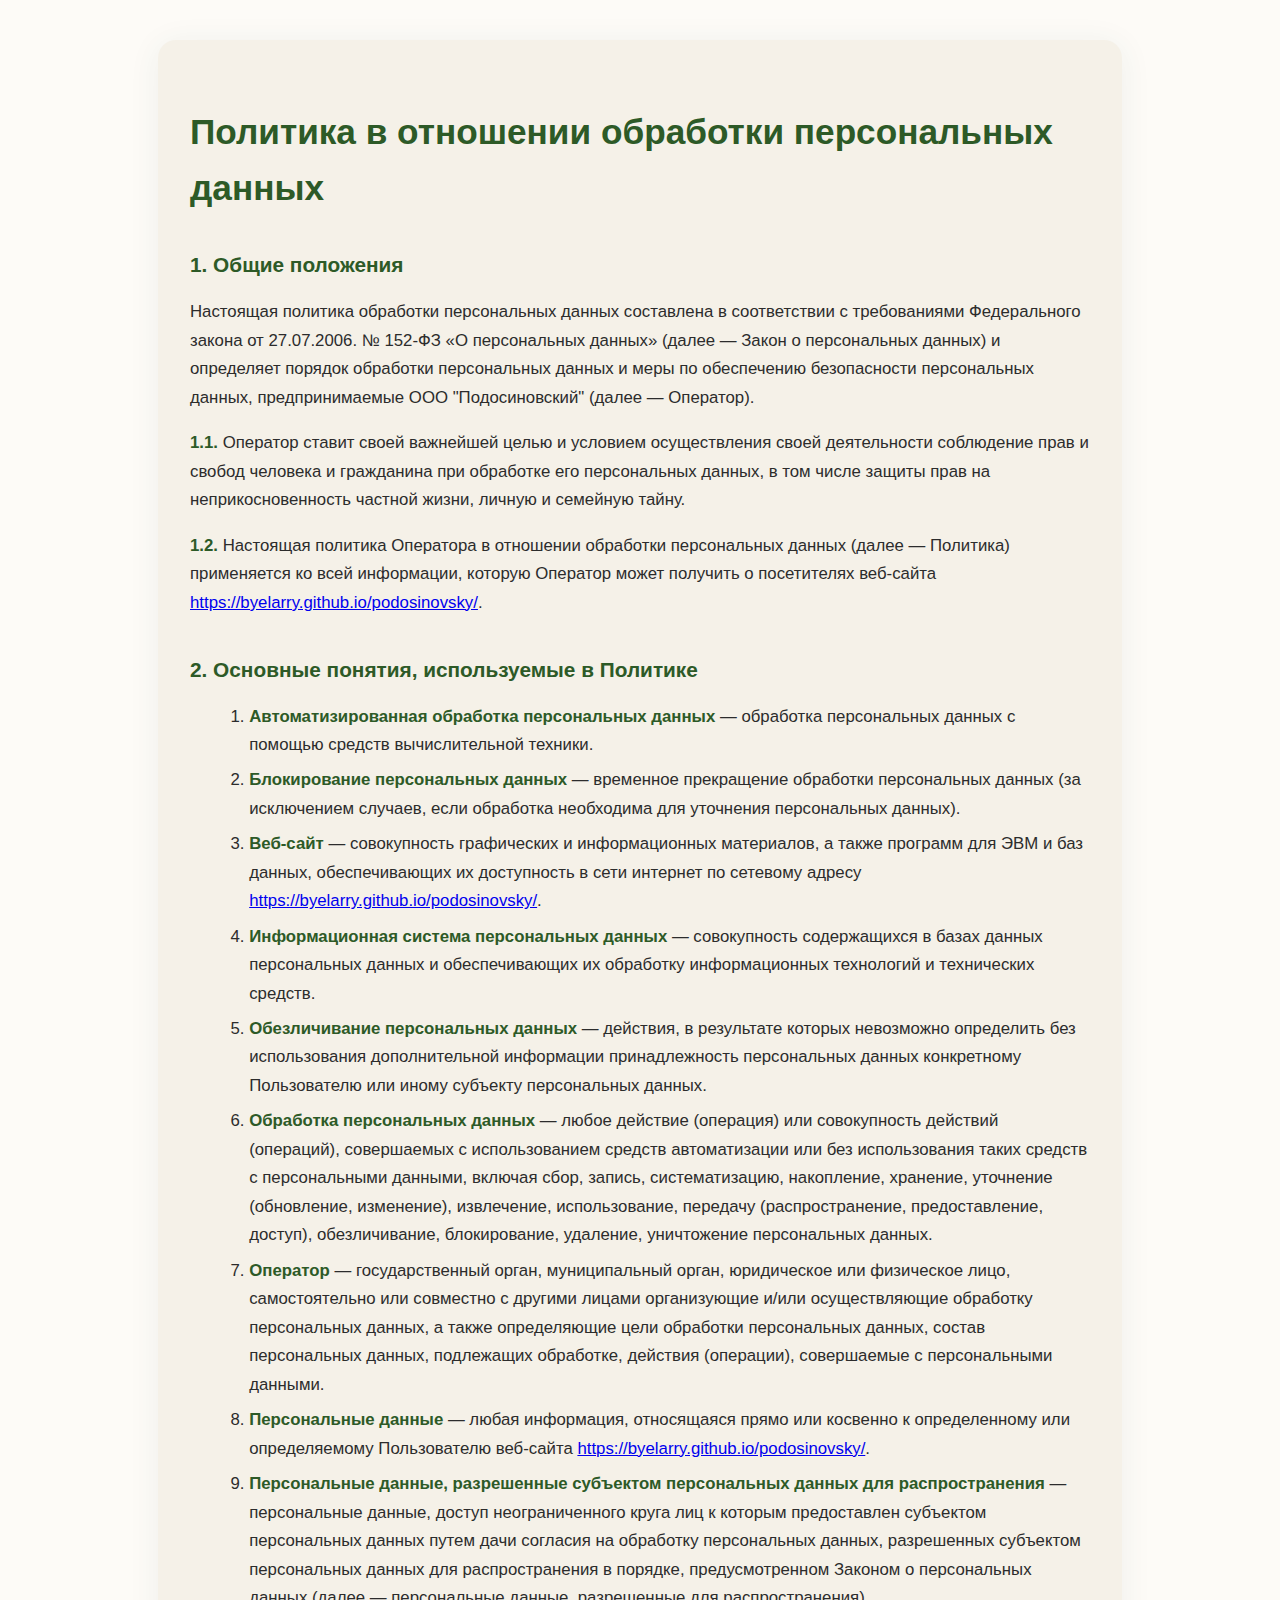
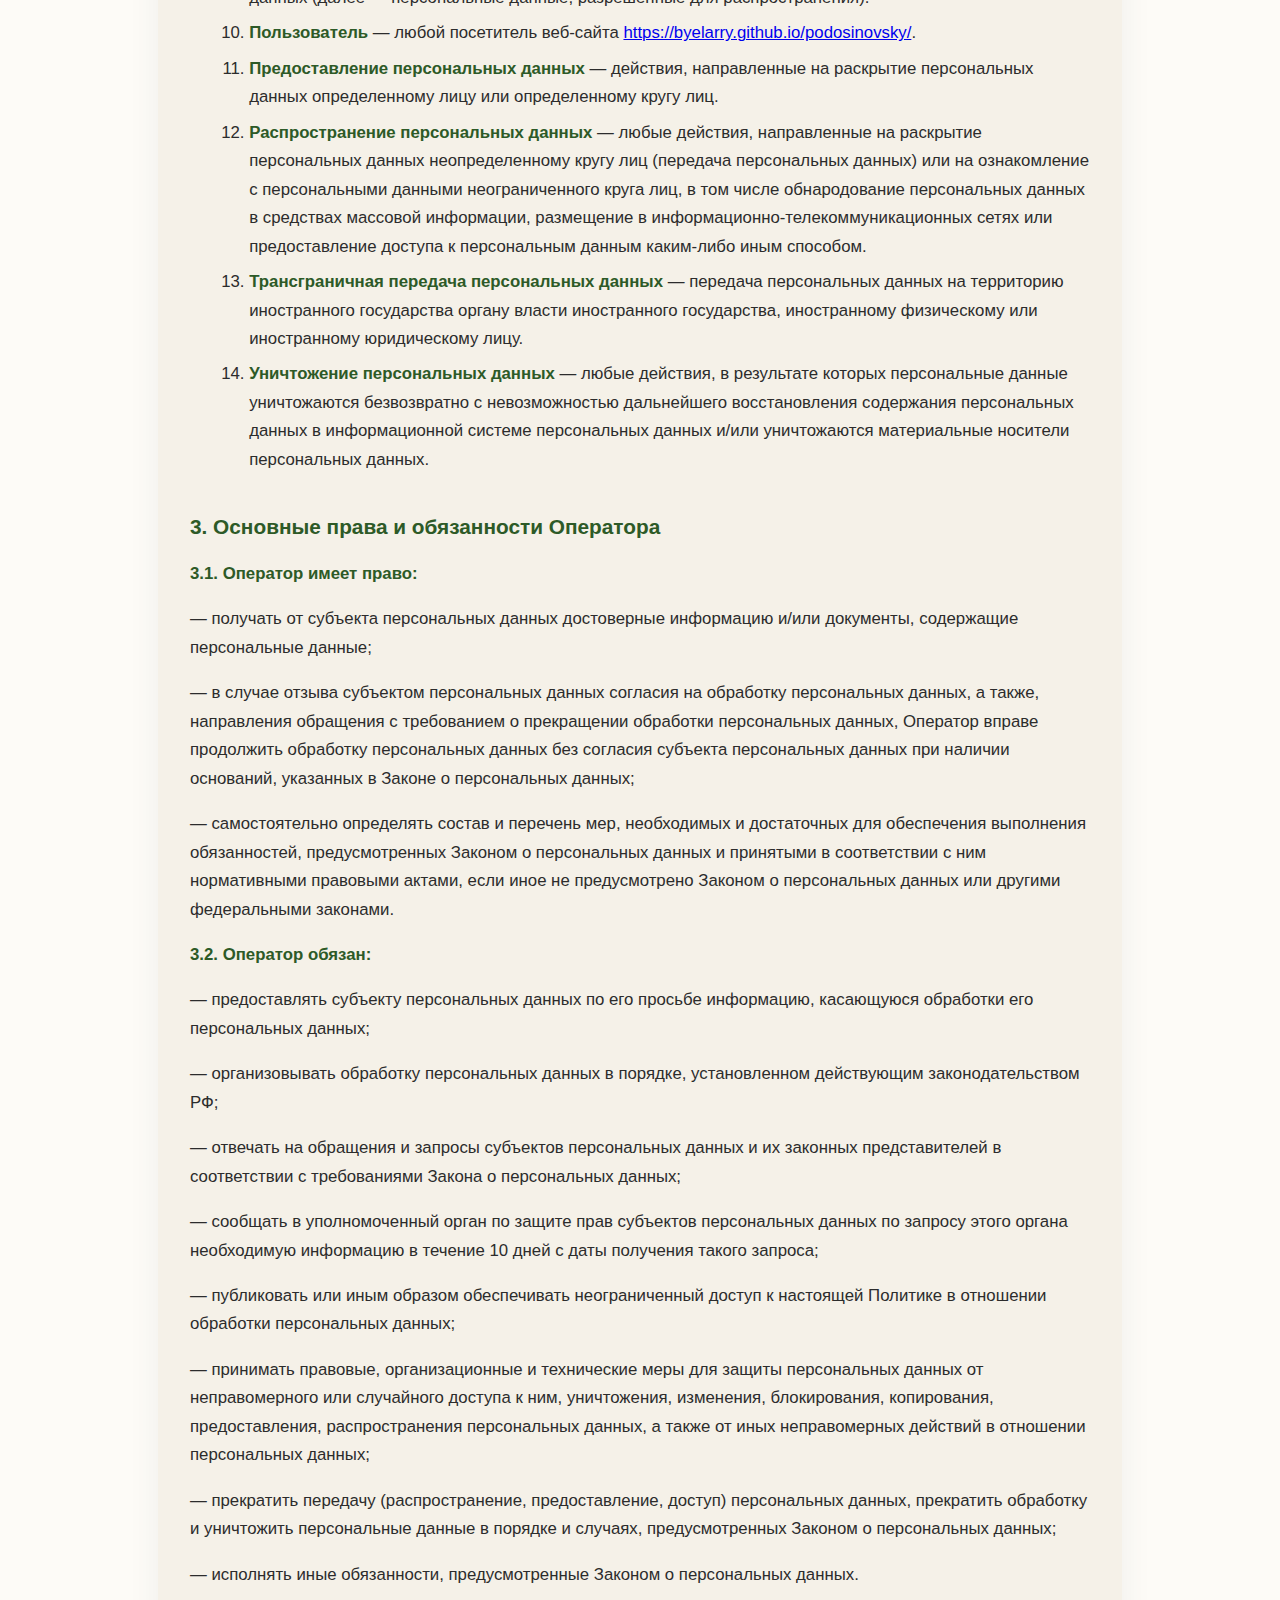
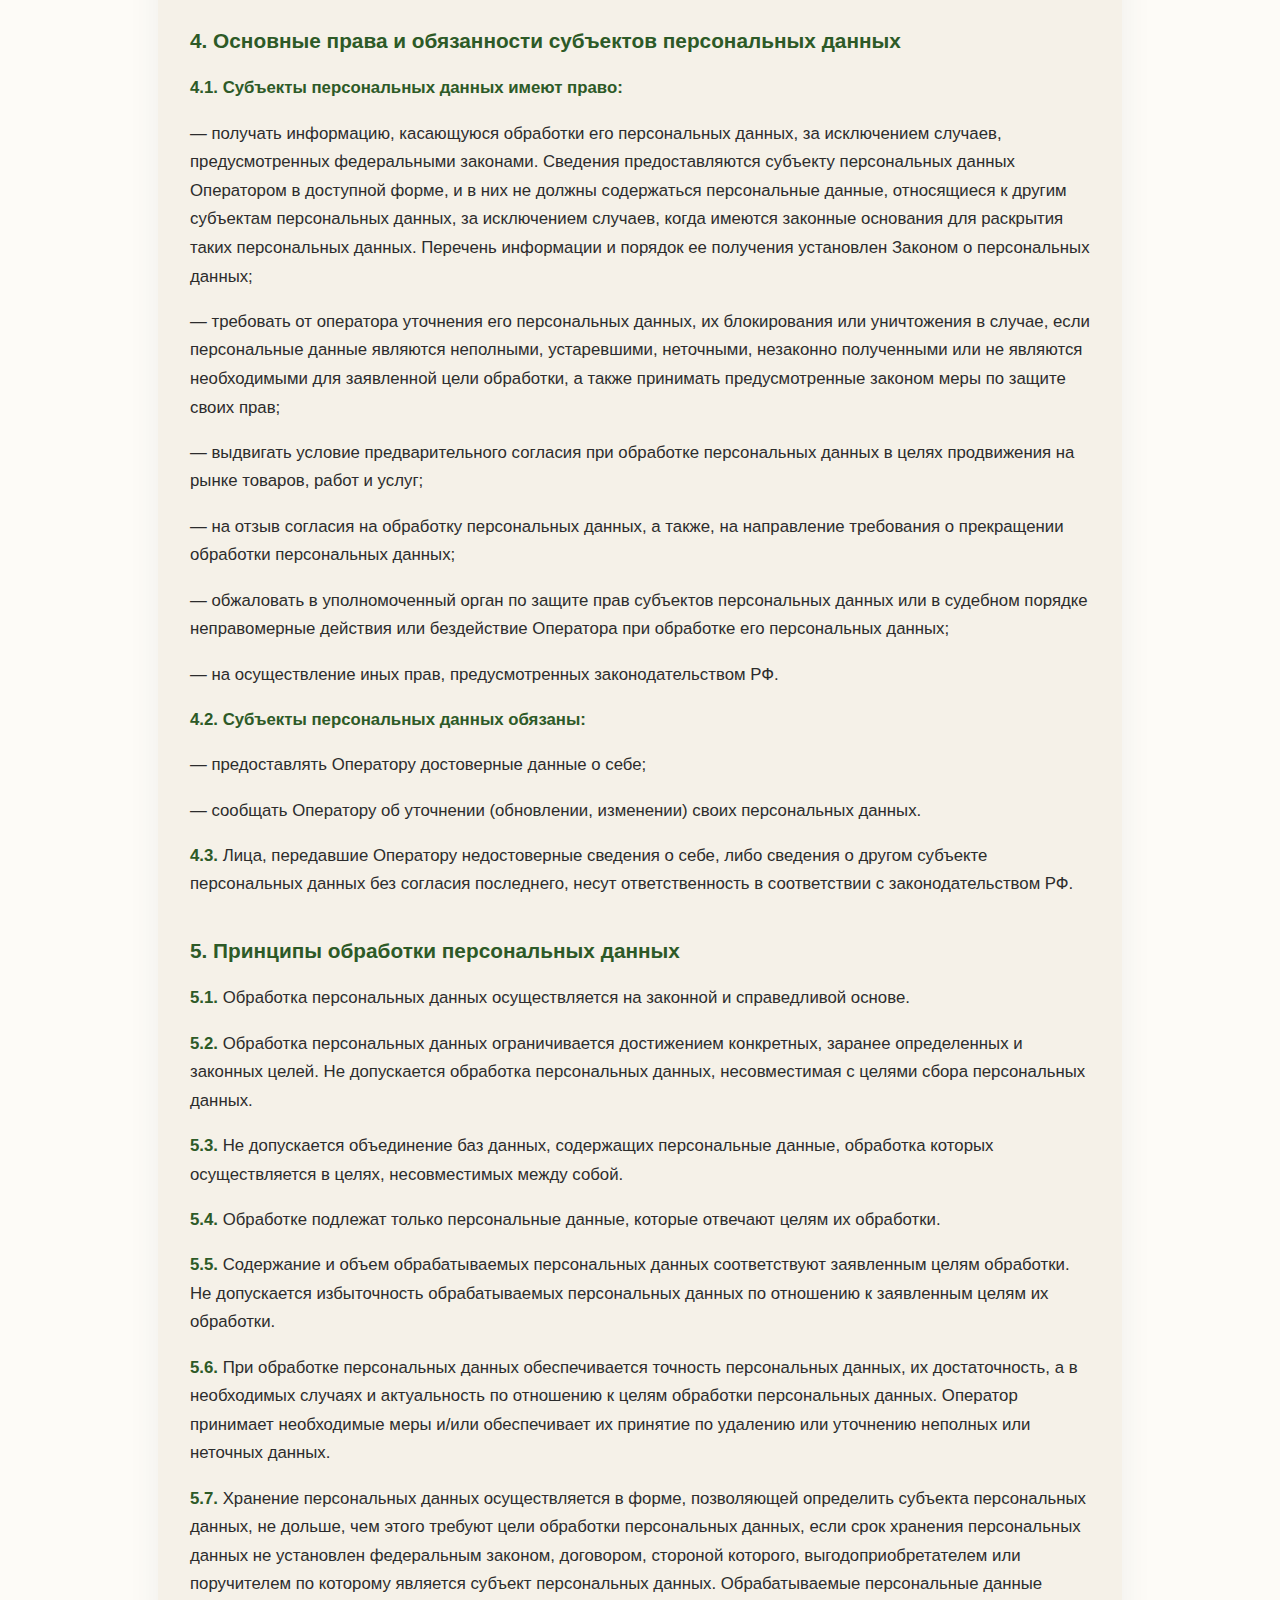
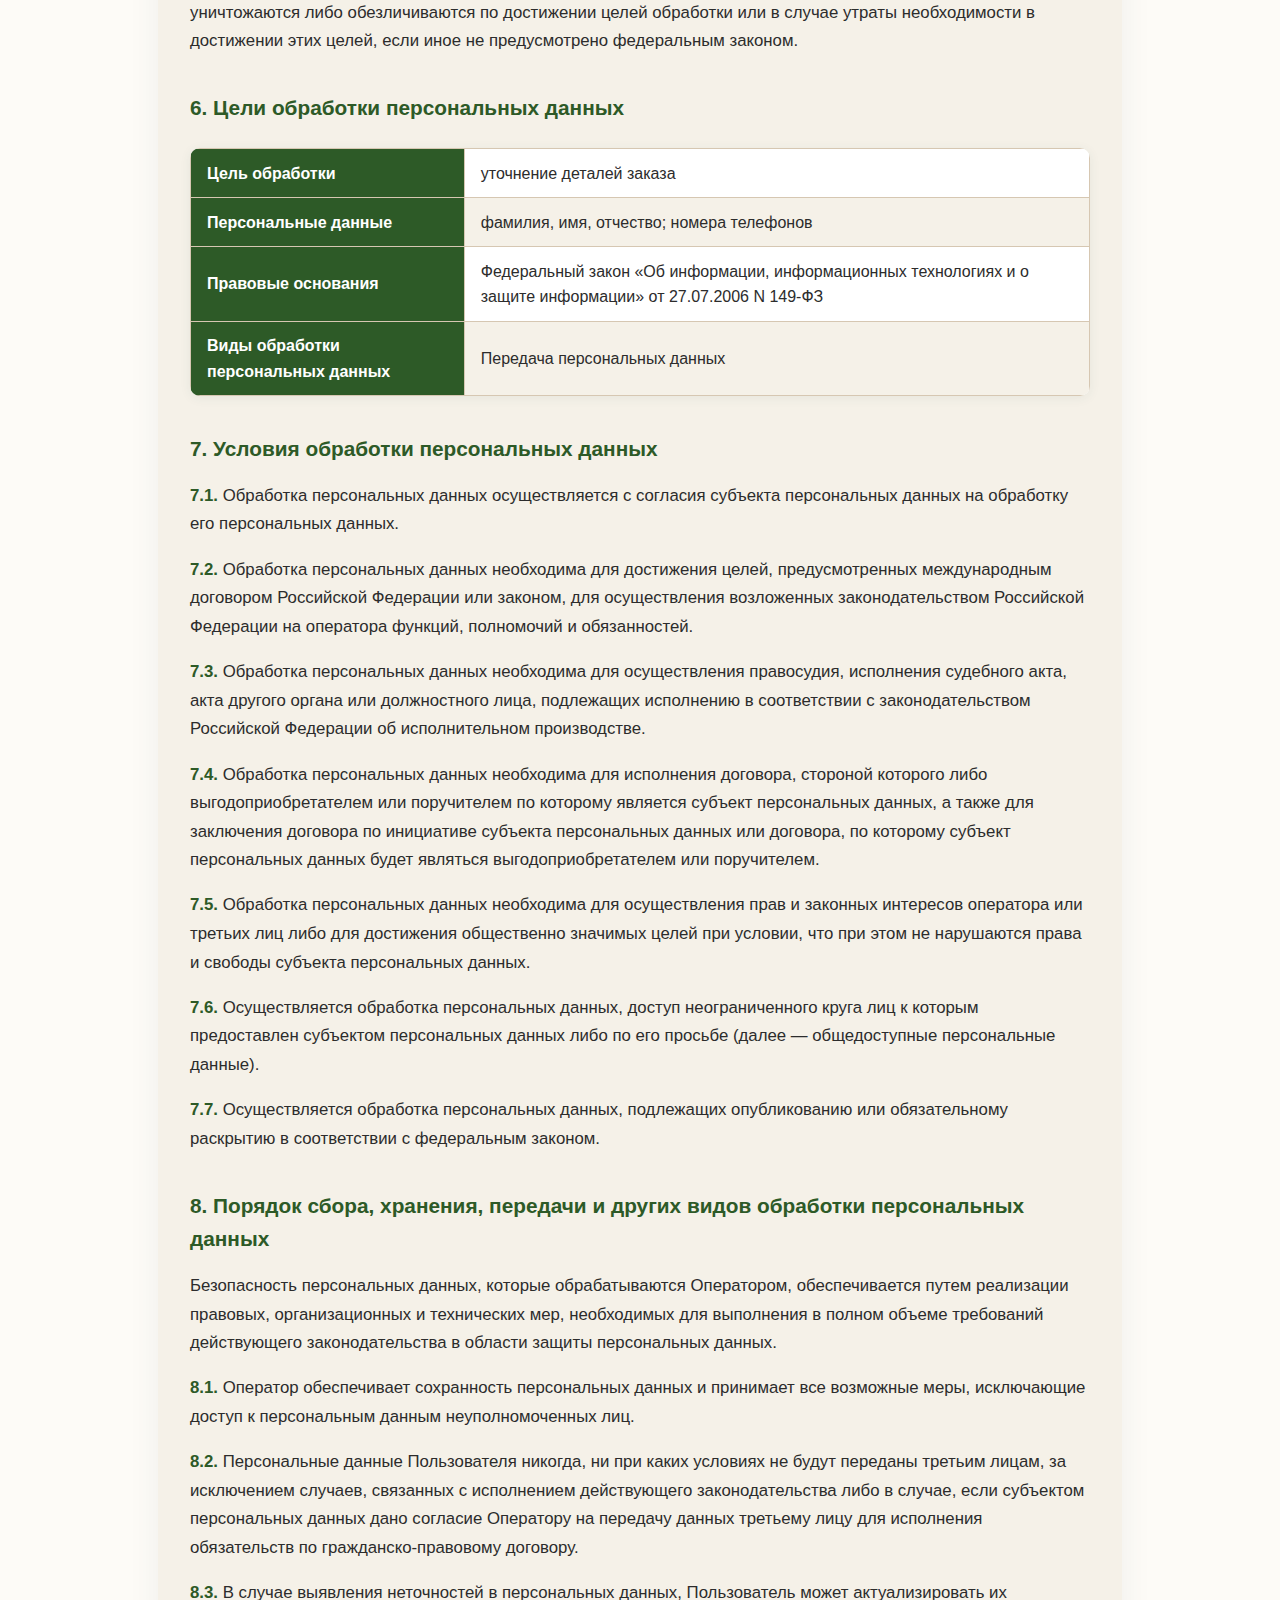
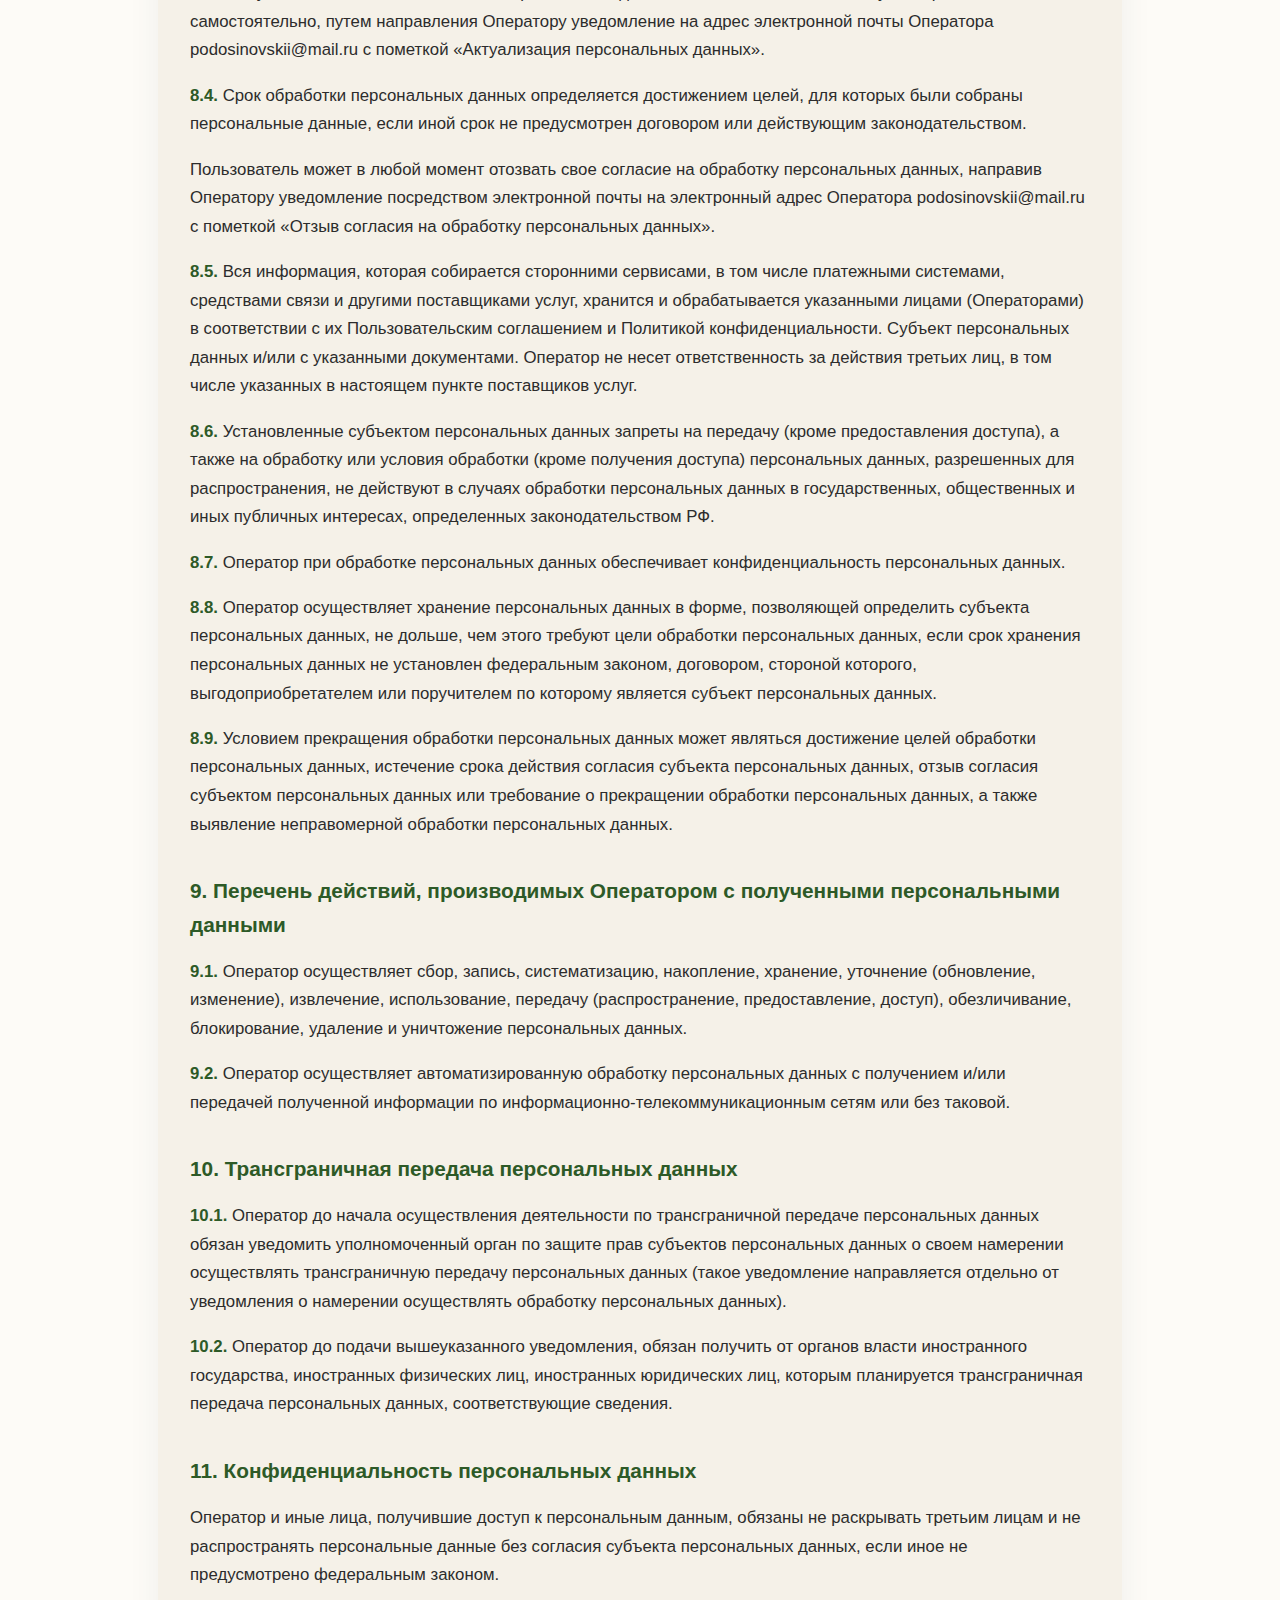
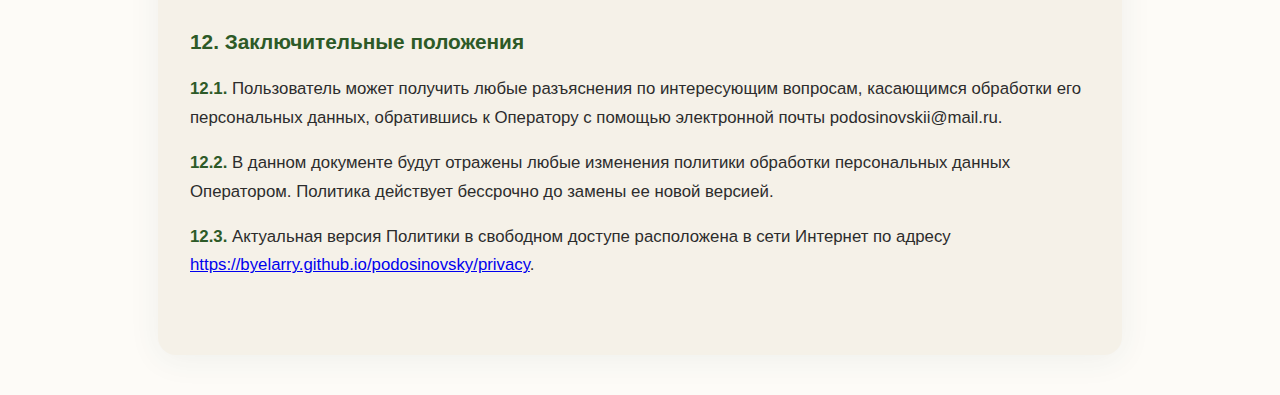
<file: privacy.html>
<!DOCTYPE html>
<html lang="ru">

<head>
    <meta charset="UTF-8">
    <meta name="viewport" content="width=device-width, initial-scale=1.0">
    <title>Политика конфиденциальности</title>
    <link rel="stylesheet" href="css/style.css">
    <link rel="icon" type="image/svg+xml" href="assets/icons/trees.svg">
    <link href="https://fonts.googleapis.com/css2?family=Montserrat:wght@400;600;800&display=swap" rel="stylesheet">
    <style>
        .privacy-container {
            max-width: 900px;
            margin: 40px auto 40px auto;
            background: var(--secondary-bg-color, #f5f1e8);
            border-radius: 18px;
            box-shadow: 0 4px 32px 0 rgba(44, 92, 80, 0.07);
            padding: 2.5rem 2rem;
        }

        .privacy-container h1 {
            font-size: 2.2rem;
            color: var(--primary-color, #2d5a27);
            margin-bottom: 1.5rem;
        }

        .privacy-container h2 {
            font-size: 1.3rem;
            color: var(--primary-color, #2d5a27);
            margin-top: 2rem;
            margin-bottom: 0.7rem;
        }

        .privacy-container p,
        .privacy-container ul,
        .privacy-container ol {
            font-size: 1.05rem;
            color: var(--text-secondary-color, #2c2c2c);
            line-height: 1.7;
        }

        .privacy-container ul,
        .privacy-container ol {
            margin-left: 1.2rem;
            margin-bottom: 1rem;
        }

        .privacy-container li {
            margin-bottom: 0.4em;
        }

        .privacy-container b,
        .privacy-container strong {
            color: var(--primary-color, #2d5a27);
        }

        .privacy-container .section {
            margin-bottom: 2.2rem;
        }

        .privacy-container .subsection {
            margin-bottom: 1.2rem;
        }

        .privacy-table {
            width: 100%;
            border-collapse: collapse;
            margin: 1.5rem 0;
            background: #fff;
            border-radius: 10px;
            overflow: hidden;
            box-shadow: 0 2px 12px 0 rgba(44, 92, 80, 0.07);
        }

        .privacy-table th,
        .privacy-table td {
            border: 1px solid #d6c7b2;
            padding: 0.7em 1em;
            text-align: left;
        }

        .privacy-table th {
            background: var(--primary-color, #2d5a27);
            color: #fff;
            font-weight: 600;
        }

        .privacy-table tr:nth-child(even) td {
            background: #f5f1e8;
        }

        @media (max-width: 700px) {
            .privacy-container {
                padding: 1.2rem 0.5rem;
            }

            .privacy-table th,
            .privacy-table td {
                padding: 0.5em 0.5em;
                font-size: 0.98em;
            }
        }
    </style>
</head>

<body>
    <div class="privacy-container">
        <h1>Политика в отношении обработки персональных данных</h1>
        <div class="section">
            <h2>1. Общие положения</h2>
            <p>Настоящая политика обработки персональных данных составлена в соответствии с требованиями Федерального
                закона от 27.07.2006. № 152-ФЗ «О персональных данных» (далее — Закон о персональных данных) и
                определяет порядок обработки персональных данных и меры по обеспечению безопасности персональных данных,
                предпринимаемые ООО "Подосиновский" (далее — Оператор).</p>
            <p><b>1.1.</b> Оператор ставит своей важнейшей целью и условием осуществления своей деятельности соблюдение
                прав и свобод человека и гражданина при обработке его персональных данных, в том числе защиты прав на
                неприкосновенность частной жизни, личную и семейную тайну.</p>
            <p><b>1.2.</b> Настоящая политика Оператора в отношении обработки персональных данных (далее — Политика)
                применяется ко всей информации, которую Оператор может получить о посетителях веб-сайта <a
                    href="https://byelarry.github.io/podosinovsky/">https://byelarry.github.io/podosinovsky/</a>.</p>
        </div>
        <div class="section">
            <h2>2. Основные понятия, используемые в Политике</h2>
            <ol>
                <li><b>Автоматизированная обработка персональных данных</b> — обработка персональных данных с помощью
                    средств вычислительной техники.</li>
                <li><b>Блокирование персональных данных</b> — временное прекращение обработки персональных данных (за
                    исключением случаев, если обработка необходима для уточнения персональных данных).</li>
                <li><b>Веб-сайт</b> — совокупность графических и информационных материалов, а также программ для ЭВМ и
                    баз данных, обеспечивающих их доступность в сети интернет по сетевому адресу <a
                        href="https://byelarry.github.io/podosinovsky/">https://byelarry.github.io/podosinovsky/</a>.</li>
                <li><b>Информационная система персональных данных</b> — совокупность содержащихся в базах данных
                    персональных данных и обеспечивающих их обработку информационных технологий и технических средств.
                </li>
                <li><b>Обезличивание персональных данных</b> — действия, в результате которых невозможно определить без
                    использования дополнительной информации принадлежность персональных данных конкретному Пользователю
                    или иному субъекту персональных данных.</li>
                <li><b>Обработка персональных данных</b> — любое действие (операция) или совокупность действий
                    (операций), совершаемых с использованием средств автоматизации или без использования таких средств с
                    персональными данными, включая сбор, запись, систематизацию, накопление, хранение, уточнение
                    (обновление, изменение), извлечение, использование, передачу (распространение, предоставление,
                    доступ), обезличивание, блокирование, удаление, уничтожение персональных данных.</li>
                <li><b>Оператор</b> — государственный орган, муниципальный орган, юридическое или физическое лицо,
                    самостоятельно или совместно с другими лицами организующие и/или осуществляющие обработку
                    персональных данных, а также определяющие цели обработки персональных данных, состав персональных
                    данных, подлежащих обработке, действия (операции), совершаемые с персональными данными.</li>
                <li><b>Персональные данные</b> — любая информация, относящаяся прямо или косвенно к определенному или
                    определяемому Пользователю веб-сайта <a
                        href="https://byelarry.github.io/podosinovsky/">https://byelarry.github.io/podosinovsky/</a>.</li>
                <li><b>Персональные данные, разрешенные субъектом персональных данных для распространения</b> —
                    персональные данные, доступ неограниченного круга лиц к которым предоставлен субъектом персональных
                    данных путем дачи согласия на обработку персональных данных, разрешенных субъектом персональных
                    данных для распространения в порядке, предусмотренном Законом о персональных данных (далее —
                    персональные данные, разрешенные для распространения).</li>
                <li><b>Пользователь</b> — любой посетитель веб-сайта <a
                        href="https://byelarry.github.io/podosinovsky/">https://byelarry.github.io/podosinovsky/</a>.</li>
                <li><b>Предоставление персональных данных</b> — действия, направленные на раскрытие персональных данных
                    определенному лицу или определенному кругу лиц.</li>
                <li><b>Распространение персональных данных</b> — любые действия, направленные на раскрытие персональных
                    данных неопределенному кругу лиц (передача персональных данных) или на ознакомление с персональными
                    данными неограниченного круга лиц, в том числе обнародование персональных данных в средствах
                    массовой информации, размещение в информационно-телекоммуникационных сетях или предоставление
                    доступа к персональным данным каким-либо иным способом.</li>
                <li><b>Трансграничная передача персональных данных</b> — передача персональных данных на территорию
                    иностранного государства органу власти иностранного государства, иностранному физическому или
                    иностранному юридическому лицу.</li>
                <li><b>Уничтожение персональных данных</b> — любые действия, в результате которых персональные данные
                    уничтожаются безвозвратно с невозможностью дальнейшего восстановления содержания персональных данных
                    в информационной системе персональных данных и/или уничтожаются материальные носители персональных
                    данных.</li>
            </ol>
        </div>
        <div class="section">
            <h2>3. Основные права и обязанности Оператора</h2>
            <p><b>3.1. Оператор имеет право:</b></p>
            <p>— получать от субъекта персональных данных достоверные информацию и/или документы, содержащие
                персональные данные;</p>
            <p>— в случае отзыва субъектом персональных данных согласия на обработку персональных данных, а также,
                направления обращения с требованием о прекращении обработки персональных данных, Оператор вправе
                продолжить обработку персональных данных без согласия субъекта персональных данных при наличии
                оснований, указанных в Законе о персональных данных;</p>
            <p>— самостоятельно определять состав и перечень мер, необходимых и достаточных для обеспечения выполнения
                обязанностей, предусмотренных Законом о персональных данных и принятыми в соответствии с ним
                нормативными правовыми актами, если иное не предусмотрено Законом о персональных данных или другими
                федеральными законами.</p>
            <p><b>3.2. Оператор обязан:</b></p>
            <p>— предоставлять субъекту персональных данных по его просьбе информацию, касающуюся обработки его
                персональных данных;</p>
            <p>— организовывать обработку персональных данных в порядке, установленном действующим законодательством РФ;
            </p>
            <p>— отвечать на обращения и запросы субъектов персональных данных и их законных представителей в
                соответствии с требованиями Закона о персональных данных;</p>
            <p>— сообщать в уполномоченный орган по защите прав субъектов персональных данных по запросу этого органа
                необходимую информацию в течение 10 дней с даты получения такого запроса;</p>
            <p>— публиковать или иным образом обеспечивать неограниченный доступ к настоящей Политике в отношении
                обработки персональных данных;</p>
            <p>— принимать правовые, организационные и технические меры для защиты персональных данных от неправомерного
                или случайного доступа к ним, уничтожения, изменения, блокирования, копирования, предоставления,
                распространения персональных данных, а также от иных неправомерных действий в отношении персональных
                данных;</p>
            <p>— прекратить передачу (распространение, предоставление, доступ) персональных данных, прекратить обработку
                и уничтожить персональные данные в порядке и случаях, предусмотренных Законом о персональных данных;</p>
            <p>— исполнять иные обязанности, предусмотренные Законом о персональных данных.</p>
        </div>
        <div class="section">
            <h2>4. Основные права и обязанности субъектов персональных данных</h2>
            <p><b>4.1. Субъекты персональных данных имеют право:</b></p>
            <p>— получать информацию, касающуюся обработки его персональных данных, за исключением случаев,
                предусмотренных федеральными законами. Сведения предоставляются субъекту персональных данных Оператором
                в доступной форме, и в них не должны содержаться персональные данные, относящиеся к другим субъектам
                персональных данных, за исключением случаев, когда имеются законные основания для раскрытия таких
                персональных данных. Перечень информации и порядок ее получения установлен Законом о персональных
                данных;</p>
            <p>— требовать от оператора уточнения его персональных данных, их блокирования или уничтожения в случае,
                если персональные данные являются неполными, устаревшими, неточными, незаконно полученными или не
                являются необходимыми для заявленной цели обработки, а также принимать предусмотренные законом меры по
                защите своих прав;</p>
            <p>— выдвигать условие предварительного согласия при обработке персональных данных в целях продвижения на
                рынке товаров, работ и услуг;</p>
            <p>— на отзыв согласия на обработку персональных данных, а также, на направление требования о прекращении
                обработки персональных данных;</p>
            <p>— обжаловать в уполномоченный орган по защите прав субъектов персональных данных или в судебном порядке
                неправомерные действия или бездействие Оператора при обработке его персональных данных;</p>
            <p>— на осуществление иных прав, предусмотренных законодательством РФ.</p>
            <p><b>4.2. Субъекты персональных данных обязаны:</b></p>
            <p>— предоставлять Оператору достоверные данные о себе;</p>
            <p>— сообщать Оператору об уточнении (обновлении, изменении) своих персональных данных.</p>
            <p><b>4.3.</b> Лица, передавшие Оператору недостоверные сведения о себе, либо сведения о другом субъекте
                персональных данных без согласия последнего, несут ответственность в соответствии с законодательством
                РФ.</p>
        </div>
        <div class="section">
            <h2>5. Принципы обработки персональных данных</h2>
            <p><b>5.1.</b> Обработка персональных данных осуществляется на законной и справедливой основе.</p>
            <p><b>5.2.</b> Обработка персональных данных ограничивается достижением конкретных, заранее определенных и
                законных целей. Не допускается обработка персональных данных, несовместимая с целями сбора персональных
                данных.</p>
            <p><b>5.3.</b> Не допускается объединение баз данных, содержащих персональные данные, обработка которых
                осуществляется в целях, несовместимых между собой.</p>
            <p><b>5.4.</b> Обработке подлежат только персональные данные, которые отвечают целям их обработки.</p>
            <p><b>5.5.</b> Содержание и объем обрабатываемых персональных данных соответствуют заявленным целям
                обработки. Не допускается избыточность обрабатываемых персональных данных по отношению к заявленным
                целям их обработки.</p>
            <p><b>5.6.</b> При обработке персональных данных обеспечивается точность персональных данных, их
                достаточность, а в необходимых случаях и актуальность по отношению к целям обработки персональных
                данных. Оператор принимает необходимые меры и/или обеспечивает их принятие по удалению или уточнению
                неполных или неточных данных.</p>
            <p><b>5.7.</b> Хранение персональных данных осуществляется в форме, позволяющей определить субъекта
                персональных данных, не дольше, чем этого требуют цели обработки персональных данных, если срок хранения
                персональных данных не установлен федеральным законом, договором, стороной которого,
                выгодоприобретателем или поручителем по которому является субъект персональных данных. Обрабатываемые
                персональные данные уничтожаются либо обезличиваются по достижении целей обработки или в случае утраты
                необходимости в достижении этих целей, если иное не предусмотрено федеральным законом.</p>
        </div>
        <div class="section">
            <h2>6. Цели обработки персональных данных</h2>
            <table class="privacy-table">
                <tr>
                    <th>Цель обработки</th>
                    <td>уточнение деталей заказа</td>
                </tr>
                <tr>
                    <th>Персональные данные</th>
                    <td>фамилия, имя, отчество; номера телефонов</td>
                </tr>
                <tr>
                    <th>Правовые основания</th>
                    <td>Федеральный закон «Об информации, информационных технологиях и о защите информации» от
                        27.07.2006 N 149-ФЗ</td>
                </tr>
                <tr>
                    <th>Виды обработки персональных данных</th>
                    <td>Передача персональных данных</td>
                </tr>
            </table>
        </div>
        <div class="section">
            <h2>7. Условия обработки персональных данных</h2>
            <p><b>7.1.</b> Обработка персональных данных осуществляется с согласия субъекта персональных данных на
                обработку его персональных данных.</p>
            <p><b>7.2.</b> Обработка персональных данных необходима для достижения целей, предусмотренных международным
                договором Российской Федерации или законом, для осуществления возложенных законодательством Российской
                Федерации на оператора функций, полномочий и обязанностей.</p>
            <p><b>7.3.</b> Обработка персональных данных необходима для осуществления правосудия, исполнения судебного
                акта, акта другого органа или должностного лица, подлежащих исполнению в соответствии с
                законодательством Российской Федерации об исполнительном производстве.</p>
            <p><b>7.4.</b> Обработка персональных данных необходима для исполнения договора, стороной которого либо
                выгодоприобретателем или поручителем по которому является субъект персональных данных, а также для
                заключения договора по инициативе субъекта персональных данных или договора, по которому субъект
                персональных данных будет являться выгодоприобретателем или поручителем.</p>
            <p><b>7.5.</b> Обработка персональных данных необходима для осуществления прав и законных интересов
                оператора или третьих лиц либо для достижения общественно значимых целей при условии, что при этом не
                нарушаются права и свободы субъекта персональных данных.</p>
            <p><b>7.6.</b> Осуществляется обработка персональных данных, доступ неограниченного круга лиц к которым
                предоставлен субъектом персональных данных либо по его просьбе (далее — общедоступные персональные
                данные).</p>
            <p><b>7.7.</b> Осуществляется обработка персональных данных, подлежащих опубликованию или обязательному
                раскрытию в соответствии с федеральным законом.</p>
        </div>
        <div class="section">
            <h2>8. Порядок сбора, хранения, передачи и других видов обработки персональных данных</h2>
            <p>Безопасность персональных данных, которые обрабатываются Оператором, обеспечивается путем реализации
                правовых, организационных и технических мер, необходимых для выполнения в полном объеме требований
                действующего законодательства в области защиты персональных данных.</p>
            <p><b>8.1.</b> Оператор обеспечивает сохранность персональных данных и принимает все возможные меры,
                исключающие доступ к персональным данным неуполномоченных лиц.</p>
            <p><b>8.2.</b> Персональные данные Пользователя никогда, ни при каких условиях не будут переданы третьим
                лицам, за исключением случаев, связанных с исполнением действующего законодательства либо в случае, если
                субъектом персональных данных дано согласие Оператору на передачу данных третьему лицу для исполнения
                обязательств по гражданско-правовому договору.</p>
            <p><b>8.3.</b> В случае выявления неточностей в персональных данных, Пользователь может актуализировать их
                самостоятельно, путем направления Оператору уведомление на адрес электронной почты Оператора
                podosinovskii@mail.ru с пометкой «Актуализация персональных данных».</p>
            <p><b>8.4.</b> Срок обработки персональных данных определяется достижением целей, для которых были собраны
                персональные данные, если иной срок не предусмотрен договором или действующим законодательством.</p>
            <p>Пользователь может в любой момент отозвать свое согласие на обработку персональных данных, направив
                Оператору уведомление посредством электронной почты на электронный адрес Оператора podosinovskii@mail.ru
                с пометкой «Отзыв согласия на обработку персональных данных».</p>
            <p><b>8.5.</b> Вся информация, которая собирается сторонними сервисами, в том числе платежными системами,
                средствами связи и другими поставщиками услуг, хранится и обрабатывается указанными лицами (Операторами)
                в соответствии с их Пользовательским соглашением и Политикой конфиденциальности. Субъект персональных
                данных и/или с указанными документами. Оператор не несет ответственность за действия третьих лиц, в том
                числе указанных в настоящем пункте поставщиков услуг.</p>
            <p><b>8.6.</b> Установленные субъектом персональных данных запреты на передачу (кроме предоставления
                доступа), а также на обработку или условия обработки (кроме получения доступа) персональных данных,
                разрешенных для распространения, не действуют в случаях обработки персональных данных в государственных,
                общественных и иных публичных интересах, определенных законодательством РФ.</p>
            <p><b>8.7.</b> Оператор при обработке персональных данных обеспечивает конфиденциальность персональных
                данных.</p>
            <p><b>8.8.</b> Оператор осуществляет хранение персональных данных в форме, позволяющей определить субъекта
                персональных данных, не дольше, чем этого требуют цели обработки персональных данных, если срок хранения
                персональных данных не установлен федеральным законом, договором, стороной которого,
                выгодоприобретателем или поручителем по которому является субъект персональных данных.</p>
            <p><b>8.9.</b> Условием прекращения обработки персональных данных может являться достижение целей обработки
                персональных данных, истечение срока действия согласия субъекта персональных данных, отзыв согласия
                субъектом персональных данных или требование о прекращении обработки персональных данных, а также
                выявление неправомерной обработки персональных данных.</p>
        </div>
        <div class="section">
            <h2>9. Перечень действий, производимых Оператором с полученными персональными данными</h2>
            <p><b>9.1.</b> Оператор осуществляет сбор, запись, систематизацию, накопление, хранение, уточнение
                (обновление, изменение), извлечение, использование, передачу (распространение, предоставление, доступ),
                обезличивание, блокирование, удаление и уничтожение персональных данных.</p>
            <p><b>9.2.</b> Оператор осуществляет автоматизированную обработку персональных данных с получением и/или
                передачей полученной информации по информационно-телекоммуникационным сетям или без таковой.</p>
        </div>
        <div class="section">
            <h2>10. Трансграничная передача персональных данных</h2>
            <p><b>10.1.</b> Оператор до начала осуществления деятельности по трансграничной передаче персональных данных
                обязан уведомить уполномоченный орган по защите прав субъектов персональных данных о своем намерении
                осуществлять трансграничную передачу персональных данных (такое уведомление направляется отдельно от
                уведомления о намерении осуществлять обработку персональных данных).</p>
            <p><b>10.2.</b> Оператор до подачи вышеуказанного уведомления, обязан получить от органов власти
                иностранного государства, иностранных физических лиц, иностранных юридических лиц, которым планируется
                трансграничная передача персональных данных, соответствующие сведения.</p>
        </div>
        <div class="section">
            <h2>11. Конфиденциальность персональных данных</h2>
            <p>Оператор и иные лица, получившие доступ к персональным данным, обязаны не раскрывать третьим лицам и не
                распространять персональные данные без согласия субъекта персональных данных, если иное не предусмотрено
                федеральным законом.</p>
        </div>
        <div class="section">
            <h2>12. Заключительные положения</h2>
            <p><b>12.1.</b> Пользователь может получить любые разъяснения по интересующим вопросам, касающимся обработки
                его персональных данных, обратившись к Оператору с помощью электронной почты podosinovskii@mail.ru.</p>
            <p><b>12.2.</b> В данном документе будут отражены любые изменения политики обработки персональных данных
                Оператором. Политика действует бессрочно до замены ее новой версией.</p>
            <p><b>12.3.</b> Актуальная версия Политики в свободном доступе расположена в сети Интернет по адресу
                <a href="https://byelarry.github.io/podosinovsky/privacy" target="_blank">https://byelarry.github.io/podosinovsky/privacy</a>.</p>
        </div>
    </div>
</body>

</html>
</file>
<file: css/style.css>
:root {
  --primary-color: #2d5a27; /* Основной цвет бренда (темно-зеленый). */
  --primary-light: #3a7a33; /* Более светлый оттенок основного цвета. */
  --primary-dark: #1e3d1a; /* Более темный оттенок основного цвета. */
  --text-primary-color: #2d5a27; /* Цвет текста, соответствующий основному цвету. */
  --bg-color: #fdfbf7; /* Цвет фона страниц (очень светлый бежевый). */
  --secondary-bg-color: #f5f1e8; /* Дополнительный цвет фона для секций/блоков (светло-бежевый). */
  --text-secondary-color: #2c2c2c; /* Основной цвет текста (темно-серый). */
  --hint-color: rgba(45, 90, 39, 0.6); /* Цвет для подсказок или полупрозрачных элементов. */
  --wood-color: #8b6b4a; /* Цвет, имитирующий дерево (средний). */
  --wood-light: #a88c6f; /* Более светлый оттенок цвета дерева. */
  --wood-dark: #6b5239; /* Более темный оттенок цвета дерева. */
  --error-color: #dc3545; /* Цвет для ошибок. */
  --full-white-color: #ffffff; /* Цвет для иконки успеха. */
  --accent-light: #eaf6f3; /* Светлый акцент. */
  --dark-accent: #090052; /* Темный акцент. */

  --space-sm: 8px; /* Малый отступ. */
  --space-md: 16px; /* Средний отступ. */
  --space-lg: 32px; /* Большой отступ. */

  --font-size-sm: 12px; /* Малый размер шрифта. */
  --font-size-md: 22px; /* Средний размер шрифта (используется, например, для заголовков секций). */
  --font-size-lg: 32px; /* Крупный размер шрифта (используется, например, для заголовков секций). */

  --border-radius-sm: 8px; /* Малый радиус скругления. */
  --border-radius-md: 10px; /* Средний радиус скругления. */
  --border-radius-lg: 20px; /* Большой радиус скругления. */
}

/* Темная тема. */
body.dark-theme {
  --bg-color: #1a1a1a;
  --secondary-bg-color: #2d2d2d;
  --text-secondary-color: #e0e0e0;
  --wood-color: #a88c6f; 
  --wood-light: #c4a98a;
  --wood-dark: #8b6b4a;
  --primary-color: #4a8a44; 
  --primary-light: #5caa55;
  --primary-dark: #3a7a33;
}

/* Базовые стили для элемента body. */
body {
  font-family: -apple-system, BlinkMacSystemFont, "Segoe UI", Roboto, Oxygen,
    Ubuntu, Cantarell, "Open Sans", "Helvetica Neue", sans-serif; 
  background-color: var(--bg-color); 
  color: var(--text-secondary-color); 
  line-height: 1.6; 
  min-height: 100vh; 
  scroll-behavior: smooth; /* Плавная прокрутка при переходах по якорям. */
  margin: 0;
  padding: 0;
}

body.modal-open {
  overflow: hidden;
}

.container {
  max-width: 1200px;
  margin: 0 auto;
  padding: 0 20px;
}

.header {
  background: var(--secondary-bg-color);
  box-shadow: 0 2px 10px rgba(139, 107, 74, 0.1);
  position: fixed; 
  width: 100%;
  top: 0;
  z-index: 1000;
  border-bottom: 2px solid var(--wood-light);
  overflow: hidden;
}

.header .container {
  display: flex;
  justify-content: space-between;
  align-items: center;
  padding: 1.1rem 20px;
}

nav {
  display: flex;
  gap: 2rem;
}

nav a {
  color: var(--wood-dark);
  text-decoration: none;
  font-weight: 500;
  transition: color 0.3s ease;
  position: relative;
}

nav a::after {
  content: "";
  position: absolute;
  bottom: -5px;
  left: 0;
  width: 0;
  height: 2px;
  background: var(--primary-color);
  transition: width 0.3s ease;
}

nav a:hover::after {
  width: 100%;
}

.theme-toggle {
  position: relative;
  z-index: 1001;
  margin-left: 2rem;
}

.toggle-checkbox {
  opacity: 0;
  width: 0;
  height: 0;
}

.toggle-label {
  display: inline-block;
  width: 50px;
  height: 24px;
  background-color: #a4cde2;
  border-radius: 24px;
  position: relative;
  cursor: pointer;
  transition: all 0.3s ease;
}

.toggle-label:hover {
  box-shadow: 0 0 7px rgba(0, 0, 0, 0.5);
}

.toggle-label::after {
  content: "";
  box-sizing: border-box;
  position: absolute;
  top: 2px;
  left: 2px;
  width: 20px;
  height: 20px;
  border: 1px dashed #a4cde2;
  background-color: #ffb700;
  border-radius: 50%;
  transition: all 0.3s ease;
  display: flex;
  align-items: center;
  justify-content: center;
}

.toggle-checkbox:checked + .toggle-label {
  background-color: #575757;
}

.toggle-checkbox:checked + .toggle-label::after {
  transform: translateX(26px);
  background-color: var(--dark-accent);
  border: none;
  content: "🌙";
  display: flex;
  align-items: center;
  justify-content: center;
  font-size: 12px;
  line-height: 1;
  padding: 0;
}

.toggle-checkbox:focus + .toggle-label {
  outline: 1.5px solid rgb(255, 255, 255);
  border: 1.5px solid rgb(0, 0, 0);
  transition: none;
}

.toggle__wrapper {
  position: relative;
}

/* Анимация фона при наведении (только для устройств с ховером). */
@media (hover: hover) and (pointer: fine) {
  .toggle__wrapper:hover > .toggle__back {
    height: 200px;
    width: 200px;
    box-shadow: 0 0 15px 15px rgba(9, 0, 82, 0.9);
    visibility: visible;
  }
  .toggle__wrapper:hover > .toggle__back > .star {
    visibility: visible;
  }
  .toggle__wrapper_light:hover > .toggle__back {
    box-shadow: 0 0 15px 15px #cceaf9; /* Свечение солнца */
  }
  .toggle__wrapper_light:hover > .toggle__back_light::before,
  .toggle__wrapper_light:hover > .toggle__back_light::after {
    visibility: visible;
  }
}

.toggle__back {
  visibility: visible;
  position: absolute;
  height: 2px;
  width: 2px;
  background-color: var(--dark-accent);
  border-radius: 50%;
  top: 10px;
  left: 25px;
  transform: translate(-50%, -50%);
  transition: all 0.2s ease-in;
}

.toggle__back::before,
.toggle__back::after {
  content: "";
  position: absolute;
  width: 2px;
  height: 2px;
  background-color: var(--full-white-color);
  border-radius: 50%;
  box-shadow: 0 0 5px var(--full-white-color);
}

.toggle__back::before {
  top: 20%;
  left: 40%;
}

.toggle__back::after {
  top: 60%;
  left: 70%;
}

.toggle__back .star {
  position: absolute;
  width: 2px;
  height: 2px;
  background-color: var(--full-white-color);
  border-radius: 50%;
  box-shadow: 0 0 5px var(--full-white-color);
}

.toggle__back .star1 {
  top: 20%;
  left: 30%;
}
.toggle__back .star2 {
  top: 40%;
  left: 40%;
}
.toggle__back .star3 {
  top: 65%;
  left: 80%;
}
.toggle__back .star4 {
  top: 50%;
  left: 20%;
}
.toggle__back .star5 {
  top: 55%;
  left: 22%;
}

.toggle__wrapper_light:hover > .toggle__back {
  box-shadow: 0 0 15px 15px #cceaf9; 
}

.toggle__back_light {
  background-color: #cceaf9;
}

.toggle__back_light::before,
.toggle__back_light::after {
  content: "";
  position: absolute;
  width: 20px; /* Ширина лучей. */
  height: 40px; /* Высота лучей. */
  visibility: hidden;
  background-color: var(--full-white-color);
  border-radius: 50%;
  box-shadow: 0 0 5px var(--full-white-color);
}

.toggle__wrapper_light:hover > .toggle__back_light::before,
.toggle__wrapper_light:hover > .toggle__back_light::after {
  visibility: visible;
}

.toggle__back_light .star {
  visibility: hidden;
  position: absolute;
  width: 40px; /* Ширина доп. лучей */
  height: 20px; /* Высота доп. лучей */
  background-color: var(--full-white-color);
  border-radius: 50%;
  box-shadow: 0 0 5px var(--full-white-color);
}

.toggle__back_light .star1 {
  top: 47%;
  left: 67%;
}
.toggle__back_light .star2 {
  top: 42%;
  left: 62%;
}
.toggle__back_light .star3 {
  top: 57%;
  left: 24%;
}
.toggle__back_light .star4 {
  top: 50%;
  left: 20%;
}
.toggle__back_light .star5 {
  top: 55%;
  left: 22%;
}

@media (max-width: 768px) {
  .footer-content {
    flex-direction: column;
    gap: 1rem;
  }

  .header .container {
    flex-direction: column;
    gap: 1rem;
    padding: 0.3rem 20px;
  }

  nav {
    display: none;
  }

  .theme-toggle {
    margin: 1rem 0;
  }

  .hero h1 {
    font-size: 2.5rem;
  }

  section {
    padding: 60px 0;
  }

  .advantages .adv-list {
    grid-template-columns: 1fr;
  }
}

section {
  opacity: 0;
  transform: translateY(50px);
  transition: opacity 0.8s ease-out, transform 0.8s ease-out;
  padding: 80px 0;
  position: relative;
  overflow: hidden;
}

section.hero::before,
section.advantages::before,
section.contacts::before {
  content: "";
  position: absolute;
  top: 0;
  left: 0;
  right: 0;
  bottom: 0;
  background-color: var(--bg-color);
  background-image: linear-gradient(
      45deg,
      var(--primary-color) 25%,
      transparent 25%,
      transparent 75%,
      var(--primary-color) 75%,
      var(--primary-color)
    ),
    linear-gradient(
      -45deg,
      var(--primary-color) 25%,
      transparent 25%,
      transparent 75%,
      var(--primary-color) 75%,
      var(--primary-color)
    );
  background-size: 60px 60px;
  background-position: 0 0;
  animation: slide 8s infinite linear;
  opacity: 0.05;
  z-index: -1;
}

section.about::before,
section.terms::before,
section.map::before {
  content: "";
  position: absolute;
  top: 0;
  left: 0;
  right: 0;
  bottom: 0;
  background: linear-gradient(
    135deg,
    var(--secondary-bg-color),
    var(--bg-color)
  );
  opacity: 0.5;
  z-index: -1;
}

section.about::after,
section.terms::after,
section.map::after {
  content: "";
  position: absolute;
  top: 0;
  left: 0;
  right: 0;
  bottom: 0;
  background: linear-gradient(
    270deg,
    var(--primary-color) 0%,
    var(--primary-light) 50%,
    var(--primary-color) 100%
  );
  background-size: 200% 200%;
  opacity: 0.1;
  z-index: -1;
  animation: backlight 4s infinite ease;
}

.about-list {
  list-style: none;
  padding-left: 0;
  margin-top: 1.5rem;
}

.about-list li {
  position: relative;
  padding-left: 2.5rem;
  margin-bottom: 1.2rem;
  font-size: 1.05rem;
  line-height: 1.6;
  color: var(--text-secondary-color);
}

.about-list li::before {
  content: "✔";
  position: absolute;
  left: 0;
  top: 0.2rem;
  font-size: 1.2rem;
  color: var(--primary-color, #007bff);
  font-weight: bold;
  transition: transform 0.3s ease;
}

.about-list li:hover::before {
  transform: scale(1.2);
}

.about-list li span {
  font-weight: 600;
  color: var(--primary-color, #007bff);
}

@keyframes slide {
  0% {
    background-position: 0 0;
  }
  100% {
    background-position: -120px 60px;
  }
}

/* Анимация "свечения" фона (градиент). */
@keyframes backlight {
  0% {
    background-position: 0% 50%;
  }
  50% {
    background-position: 100% 50%;
  }
  100% {
    background-position: 0% 50%;
  }
}

section.visible {
  opacity: 1;
  transform: translateY(0);
}

section h2 {
  font-size: var(--font-size-lg);
  color: var(--primary-color);
  margin-bottom: 2rem;
  text-align: center;
  position: relative;
}

section h2::after {
  content: "";
  position: absolute;
  bottom: -10px;
  left: 50%;
  transform: translateX(-50%);
  width: 60px;
  height: 3px;
  background: var(--wood-color);
}

.hero {
  background: linear-gradient(
    120deg,
    var(--secondary-bg-color) 0%,
    var(--bg-color) 100%
  );
  padding: 160px 0 100px;
  text-align: center;
  position: relative;
}

.hero h1 {
  font-size: 3.5rem;
  color: var(--primary-color);
  margin-bottom: 1.5rem;
}

.hero p {
  font-size: 1.2rem;
  max-width: 800px;
  margin: 0 auto 2rem;
  color: var(--text-secondary-color);
}

.btn {
  display: inline-block;
  padding: 1rem 2rem;
  background: var(--primary-color);
  color: var(--bg-color);
  text-decoration: none;
  border-radius: var(--border-radius-md);
  font-weight: 600;
  transition: all 0.3s ease;
  border: none;
  cursor: pointer;
  position: relative;
  overflow: hidden;
}

.btn::before {
  content: "";
  position: absolute;
  top: 0;
  left: -100%;
  width: 100%;
  height: 100%;
  background: rgba(255, 255, 255, 0.2);
  transform: skewX(-20deg);
  transition: all 0.5s ease;
}

.btn:hover::before {
  left: 100%;
}

.btn:hover {
  background: var(--primary-light);
  transform: translateY(-2px);
  box-shadow: 0 5px 15px rgba(45, 90, 39, 0.3);
}

.advantages .adv-list {
  display: grid;
  grid-template-columns: repeat(auto-fit, minmax(300px, 1fr));
  gap: 2rem;
  margin-top: 3rem;
}

.advantages .adv-item {
  padding: 25px;
  border-left: 6px solid var(--primary-color);
  background: linear-gradient(
    135deg,
    var(--secondary-bg-color),
    var(--bg-color)
  );
  border-radius: 0 var(--border-radius-md) var(--border-radius-md) 0;
  transition: transform 0.3s ease, box-shadow 0.3s ease;
  box-shadow: 0 2px 10px rgba(139, 107, 74, 0.1);
}

.advantages .adv-item:hover {
  transform: translateY(-4px);
  box-shadow: 0 8px 24px rgba(139, 107, 74, 0.15);
}

.contact-form {
  max-width: 600px;
  margin: 2rem auto;
  display: grid;
  gap: 1rem;
}

.contact-form input,
.contact-form textarea {
  padding: 1rem;
  border: 1px solid var(--wood-light);
  border-radius: var(--border-radius-md);
  font-family: inherit;
  font-size: 1rem;
  background: var(--secondary-bg-color);
  color: var(--text-secondary-color);
}

.contact-form textarea {
  min-height: 150px;
  resize: vertical;
}

.contact-form button {
  background: var(--primary-color);
  color: var(--bg-color);
  padding: 1rem;
  border: none;
  border-radius: var(--border-radius-md);
  font-weight: 600;
  cursor: pointer;
  transition: all 0.3s ease;
}

.contact-form button:hover {
  background: var(--primary-light);
  transform: translateY(-2px);
  box-shadow: 0 5px 15px rgba(45, 90, 39, 0.3);
}

.footer {
  background: var(--secondary-bg-color);
  color: var(--wood-dark);
  padding: 2rem 0;
  text-align: center;
  border-top: 2px solid var(--wood-light);
  position: relative;
  overflow: hidden;
}

.footer-content {
  display: flex;
  flex-direction: column;
  max-width: 1200px;
  margin: 0 auto;
  padding: 2.5rem 20px 2rem 20px;
  gap: 1.5rem;
}

.footer-row-top {
  display: flex;
  justify-content: space-between;
  align-items: center;
  position: relative;
  width: 100%;
}

.footer-privacy-block {
  position: absolute;
  left: 50%;
  transform: translateX(-50%);
}
.footer-logo-block {
  display: flex;
  flex-direction: column;
  align-items: flex-start;
}

.footer-logo {
  height: 3.5rem;
}

.footer-logo-text {
  font-size: 0.9rem;
  color: var(--wood-dark);
  margin-top: 0.2rem;
}

.footer-privacy-block {
  display: flex;
  align-items: center;
  justify-content: center;
  flex-grow: 1;
}

.footer-privacy-link {
  font-size: 1rem;
  color: var(--wood-dark);
  text-decoration: underline;
  opacity: 0.85;
  transition: color 0.2s;
}

.footer-privacy-link:hover {
  color: var(--primary-color);
  opacity: 1;
}

.footer-inn-block {
  display: flex;
  flex-direction: column;
  align-items: flex-end;
  font-size: 1.1rem;
  color: var(--wood-dark);
  gap: 0.2rem;
}

.footer-inn-label {
  font-size: 1rem;
  color: var(--wood-dark);
  opacity: 0.7;
}

.footer-inn-value {
  font-size: 1.2rem;
  font-weight: 600;
  color: var(--wood-dark);
}

.footer-row-bottom {
  display: flex;
  justify-content: center;
  width: 100%;
}

.footer-copyright {
  font-size: 1rem;
  color: var(--wood-dark);
  opacity: 0.7;
}

@media (max-width: 700px) {
  .footer-content {
    flex-direction: column;
    align-items: center;
    padding: 2rem 0 1.5rem 0;
    gap: 1.5rem;
  }
  .footer-row-top {
    flex-direction: column;
    gap: 1rem;
    align-items: center;
    width: 100%;
  }
  .footer-copyright-block,
  .footer-privacy-block,
  .footer-inn-block {
    position: static;
    transform: none;
    left: auto;
    align-items: center;
    text-align: center;
    width: 100%;
  }
  .footer-inn-block {
    align-items: center;
  }
  .footer-privacy-link,
  .footer-copyright,
  .footer-inn-label,
  .footer-inn-value {
    font-size: 1rem;
  }
}

.terms-flex {
  display: flex;
  gap: 4rem;
  align-items: flex-start;
  flex-wrap: wrap;
}

.terms-info {
  flex: 1 1 200px;
  min-width: 300px;
}

.terms-accordion {
  flex: 1 1 200px;
  min-width: 320px;
  max-width: 600px;
}

.accordion-item {
  border-bottom: 1px solid #bfcfc6;
  margin-bottom: 0.5rem;
  background: transparent;
}

.accordion-header {
  width: 100%;
  background: none;
  border: none;
  outline: none;
  font-family: inherit;
  font-size: 2rem;
  color: var(--primary-color);
  text-align: left;
  padding: 1.2rem 0.5rem 1.2rem 0;
  display: flex;
  justify-content: space-between;
  align-items: center;
  cursor: pointer;
  transition: background 0.2s;
}

.accordion-header:hover {
  background: rgba(164, 205, 226, 0.08);
}

.accordion-icon {
  font-size: 2.2rem;
  line-height: 1;
  margin-left: 1rem;
  color: #232323;
  transition: transform 0.3s;
  user-select: none;
}

.accordion-item.open .accordion-icon {
  transform: rotate(90deg);
}

.accordion-body {
  max-height: 0;
  overflow: hidden;
  transition: max-height 0.4s cubic-bezier(0.4, 0, 0.2, 1);
  background: none;
  padding: 0 0.5rem;
}

.accordion-item.open .accordion-body {
  padding: 1rem 0.5rem 1.5rem 1.5rem;
  background: none;
}

.accordion-body ul {
  margin: 0;
  padding-left: 1.2rem;
  font-size: 1.25rem;
  color: var(--text-secondary-color);
}

@media (max-width: 900px) {
  .terms-flex {
    flex-direction: column;
    gap: 1.5rem;
  }
  .terms-accordion {
    max-width: 100%;
  }
  .terms-info {
    padding: 0 0.5rem;
  }
  .terms-info h2 {
    margin-bottom: 1rem;
  }
  .terms-info p {
    margin-bottom: 0.5rem;
  }
  .fancy-accordion-header {
    padding: 1rem 2rem 1rem 2.5rem;
  }
  .fancy-accordion-body {
    padding: 0 2rem 0 2.5rem;
  }
  .fancy-accordion-item.open .fancy-accordion-body {
    padding: 1rem 2rem 1.2rem 2.5rem;
  }
}

@media (max-width: 600px) {
  .terms-info {
    padding: 0;
  }
  .fancy-accordion-header {
    padding: 0.8rem 1.5rem 0.8rem 2rem;
    font-size: 1.2rem;
  }
  .fancy-accordion-body {
    padding: 0 1.5rem 0 2rem;
    font-size: 1rem;
  }
  .fancy-accordion-item.open .fancy-accordion-body {
    padding: 0.8rem 1.5rem 1rem 2rem;
  }
}

.fancy-accordion {
  width: 100%;
  max-width: 600px;
  margin: 0 auto;
}

.fancy-accordion-item {
  background: var(--full-white-color);
  border-radius: 18px;
  margin-bottom: 1.2rem;
  box-shadow: 0 2px 16px 0 rgba(44, 92, 80, 0.07);
  border: none;
  overflow: hidden;
  position: relative;
  transition: box-shadow 0.3s;
}

.fancy-accordion-item.open {
  box-shadow: 0 4px 24px 0 rgba(44, 92, 80, 0.13);
}

.fancy-accordion-header {
  width: 100%;
  background: none;
  border: none;
  outline: none;
  font-family: inherit;
  font-size: 1.35rem;
  color: var(--primary-color);
  text-align: left;
  padding: 1.3rem 2.5rem 1.3rem 4.5rem;
  display: flex;
  align-items: center;
  cursor: pointer;
  position: relative;
  transition: background 0.2s;
  z-index: 1;
  -webkit-tap-highlight-color: transparent;
  -webkit-touch-callout: none;
  -webkit-user-select: none;
  user-select: none;
}

.fancy-accordion-header:hover {
  background: var(--accent-light);
}

.fancy-accordion-header:active {
  background: var(--accent-light);
}

.fancy-icon {
  position: absolute;
  left: 1.5rem;
  top: 50%;
  transform: translateY(-50%) translateX(-40px);
  width: 32px;
  height: 32px;
  border-radius: 50%;
  background: var(--accent-light);
  display: flex;
  align-items: center;
  justify-content: center;
  font-size: 1.5rem;
  color: #2d5a27;
  box-shadow: 0 2px 8px 0 rgba(44, 92, 80, 0.08);
  opacity: 0;
  transition: transform 0.5s cubic-bezier(0.77, 0, 0.18, 1), opacity 0.3s;
}

.fancy-accordion-item.open .fancy-icon {
  transform: translateY(-50%) translateX(0);
  opacity: 1;
}

.fancy-icon--truck::before {
  content: "\1F69A";
  font-size: 1.3em;
}

.fancy-icon--money::before {
  content: "\1F4B0";
  font-size: 1.3em;
}

.fancy-icon--shield::before {
  content: "\1F6E1";
  font-size: 1.3em;
}

.fancy-title {
  font-weight: 600;
  flex: 1;
  color: var(--primary-dark);
  letter-spacing: 0.01em;
}

.fancy-arrow {
  margin-left: 1.2rem;
  width: 2.2rem;
  height: 2.2rem;
  display: flex;
  align-items: center;
  justify-content: center;
  position: relative;
}

.fancy-arrow::before,
.fancy-arrow::after {
  content: "";
  position: absolute;
  background: #2d5a27;
  border-radius: 2px;
  transition: transform 0.3s;
}

.fancy-arrow::before {
  width: 2rem;
  height: 0.22rem;
  left: 0.1rem;
  top: 1rem;
}

.fancy-arrow::after {
  width: 0.22rem;
  height: 2rem;
  left: 1rem;
  top: 0.1rem;
}

.fancy-accordion-item.open .fancy-arrow::after {
  transform: scaleY(0);
}

.fancy-accordion-body {
  max-height: 0;
  overflow: hidden;
  background: #f7faf9;
  transition: max-height 0.5s cubic-bezier(0.77, 0, 0.18, 1), padding 0.3s;
  padding: 0 2.5rem 0 4.5rem;
  color: #2d5a27;
  font-size: 1.13rem;
  position: relative;
}

.fancy-accordion-item.open .fancy-accordion-body {
  padding: 1.2rem 2.5rem 1.5rem 4.5rem;
}

@media (max-width: 900px) {
  .terms-flex {
    flex-direction: column;
    gap: 2rem;
  }
  .terms-accordion {
    max-width: 100%;
  }
  .fancy-accordion-header,
  .fancy-accordion-body {
    padding-left: 3.2rem;
  }
  .fancy-icon {
    display: none;
  }
  .fancy-accordion-header {
    padding-left: 2.5rem;
  }
  .fancy-accordion-body {
    padding-left: 2.5rem;
  }
  .fancy-accordion-item.open .fancy-accordion-body {
    padding-left: 2.5rem;
  }
}

.hero-animated,
.hero-animated::before {
  background: none;
}

.hero-animated {
  position: relative;
  overflow: hidden;
  min-height: 420px;
  background-color: var(--bg-color);
}

.hero-animated::before {
  content: "";
  position: absolute;
  top: 0;
  left: 0;
  right: 0;
  bottom: 0;
  background-color: var(--bg-color);
  background-image: linear-gradient(
      45deg,
      var(--primary-color) 25%,
      transparent 25%,
      transparent 75%,
      var(--primary-color) 75%,
      var(--primary-color)
    ),
    linear-gradient(
      -45deg,
      var(--primary-color) 25%,
      transparent 25%,
      transparent 75%,
      var(--primary-color) 75%,
      var(--primary-color)
    );
  background-size: 60px 60px;
  background-position: 0 0;
  animation: slide 8s infinite linear;
  opacity: 0.05;
  z-index: 0;
}

body.dark-theme .hero-animated {
  background-color: var(--bg-color);
}

body.dark-theme .hero-animated::before {
  background-color: var(--bg-color);
  background-image: linear-gradient(
      45deg,
      var(--primary-light) 25%,
      transparent 25%,
      transparent 75%,
      var(--primary-light) 75%,
      var(--primary-light)
    ),
    linear-gradient(
      -45deg,
      var(--primary-light) 25%,
      transparent 25%,
      transparent 75%,
      var(--primary-light) 75%,
      var(--primary-light)
    );
  background-size: 60px 60px;
  background-position: 0 0;
  animation: slide 8s infinite linear;
  opacity: 0.05;
}

@keyframes hero-bg-move {
  0% {
    transform: scale(1) translateY(0);
  }
  100% {
    transform: scale(1.05) translateY(30px);
  }
}

.hero-animated .container {
  position: relative;
  z-index: 1;
  text-align: center;
  padding-top: 160px;
  padding-bottom: 100px;
}

.hero-slogan {
  font-size: 2.7rem;
  color: var(--primary-color);
  font-weight: 800;
  margin-bottom: 1.2rem;
  letter-spacing: 0.01em;
  opacity: 0;
  transform: translateY(40px);
  animation: hero-fade-in 1.2s 0.2s cubic-bezier(0.77, 0, 0.18, 1) forwards;
}

.hero-slogan-sub {
  display: block;
  font-size: 1.3rem;
  color: var(--wood-dark);
  font-weight: 600;
  margin-top: 0.5rem;
  letter-spacing: 0.02em;
}

.hero-desc {
  font-size: 1.15rem;
  color: var(--text-secondary-color);
  margin-bottom: 2.2rem;
  opacity: 0;
  transform: translateY(40px);
  animation: hero-fade-in 1.2s 0.5s cubic-bezier(0.77, 0, 0.18, 1) forwards;
}

@keyframes hero-fade-in {
  to {
    opacity: 1;
    transform: translateY(0);
  }
}

.hero-animated .btn {
  font-size: 1.1rem;
  padding: 1.1rem 2.3rem;
  font-weight: 700;
  box-shadow: 0 4px 24px 0 rgba(44, 92, 80, 0.1);
  opacity: 0;
  transform: translateY(40px);
  animation: hero-fade-in 1.2s 0.8s cubic-bezier(0.77, 0, 0.18, 1) forwards;
}

@media (max-width: 700px) {
  .hero-animated .container {
    padding-top: 100px;
    padding-bottom: 60px;
  }
  .hero-slogan {
    font-size: 2.5rem;
  }
  .hero-slogan-sub {
    font-size: 1rem;
  }
}

.contact-card {
  display: flex;
  align-items: center;
  gap: 2.5rem;
  background: var(--full-white-color);
  border-radius: 22px;
  box-shadow: 0 4px 32px 0 rgba(44, 92, 80, 0.1);
  padding: 2.5rem 2rem;
  max-width: 500px;
  margin: 2.5rem auto 0 auto;
  position: relative;
  transition: box-shadow 0.3s;
}

body.dark-theme .contact-card {
  background: var(--secondary-bg-color);
  box-shadow: 0 4px 32px 0 rgba(139, 107, 74, 0.13);
}

.contact-photo {
  width: 110px;
  height: 110px;
  object-fit: cover;
  border-radius: 50%;
  border: 4px solid var(--primary-color);
  box-shadow: 0 2px 12px 0 rgba(44, 92, 80, 0.1);
  background: #f5f1e8;
}

body.dark-theme .contact-photo {
  border-color: var(--primary-light);
  background: var(--secondary-bg-color);
}

.contact-info {
  display: flex;
  flex-direction: column;
  gap: 0.5rem;
}

.contact-name {
  font-size: 1.5rem;
  font-weight: 700;
  color: var(--primary-color);
}

body.dark-theme .contact-name {
  color: var(--primary-light);
}

.contact-role {
  font-size: 1.05rem;
  color: var(--wood-dark);
  margin-bottom: 0.5rem;
}

body.dark-theme .contact-role {
  color: var(--wood-light);
}

.contact-phone,
.contact-email {
  font-size: 1.1rem;
  color: var(--primary-dark);
  text-decoration: none;
  margin-bottom: 0.2rem;
  transition: color 0.2s;
  font-weight: 500;
}

.contact-phone:hover,
.contact-email:hover {
  color: var(--primary-color);
  text-decoration: underline;
}

body.dark-theme .contact-phone,
body.dark-theme .contact-email {
  color: var(--wood-light);
}

body.dark-theme .contact-phone:hover,
body.dark-theme .contact-email:hover {
  color: var(--primary-light);
}

@media (max-width: 900px) {
  .contacts .contacts-list {
    flex-direction: column;
    gap: 1.5rem;
    align-items: center;
  }
  .contacts .contact-card {
    flex: 1 1 340px;
    min-width: 260px;
    max-width: 380px;
    padding: 2rem 1.5rem;
    flex-direction: column;
    gap: 1.5rem;
  }
  .contact-photo {
    width: 165px;
    height: 165px;
  }
  .contact-info {
    align-items: center;
    text-align: center;
  }
  nav {
    display: none !important;
  }
  .mobile-menu {
    display: flex;
    opacity: 0;
    max-height: 0;
    overflow: hidden;
    transition: opacity 0.35s cubic-bezier(0.77, 0, 0.18, 1),
      max-height 0.35s cubic-bezier(0.77, 0, 0.18, 1);
  }
  .mobile-menu.open {
    opacity: 1;
    max-height: 400px;
    overflow: visible;
  }
}

@media (max-width: 600px) {
  .contact-card {
    flex-direction: column;
    gap: 1.2rem;
    padding: 1.2rem 0.7rem;
  }
  .contact-photo {
    width: 165px;
    height: 165px;
  }
  .contact-info {
    align-items: center;
    text-align: center;
  }
}

.contact-form-block {
  background: var(--secondary-bg-color);
  padding: 0;
}

.contact-form-wrapper {
  display: flex;
  min-height: 420px;
  max-width: 1200px;
  margin: 0 auto;
  border-radius: 0 0 24px 24px;
  overflow: hidden;
}

.contact-form-img {
  flex: 1 1 45%;
  min-width: 280px;
  background: #d6c7b2;
  display: flex;
  align-items: stretch;
  justify-content: stretch;
  overflow: hidden;
  position: relative;
}

.contact-form-img img {
  width: 100%;
  height: 100%;
  object-fit: cover;
  display: block;
  transform: scale(1.13) translateY(18px);
  transition: transform 0.4s cubic-bezier(0.77, 0, 0.18, 1);
}

.contact-form-modern {
  flex: 1 1 55%;
  background: var(--secondary-bg-color);
  padding: 3.5rem 2.5rem;
  display: flex;
  flex-direction: column;
  justify-content: center;
  min-width: 320px;
}

.contact-form-modern h2 {
  font-size: 2.5rem;
  color: var(--primary-color);
  margin-bottom: 2.5rem;
  font-family: inherit;
  font-weight: 600;
}

.contact-form-modern label {
  display: block;
  margin-bottom: 1.5rem;
}

.contact-form-modern label span {
  display: block;
  margin-bottom: 0.5rem;
  color: var(--wood-dark);
  font-size: 1.1rem;
}

.contact-form-modern input[type="text"],
.contact-form-modern input[type="tel"],
.contact-form-modern textarea {
  width: 100%;
  padding: 1rem;
  border: none;
  border-bottom: 2px solid var(--primary-color);
  background: transparent;
  font-size: 1.1rem;
  color: var(--text-secondary-color);
  font-family: inherit;
  outline: none;
  transition: border-color 0.2s;
  resize: none;
}

.contact-form-modern input[type="text"]:focus,
.contact-form-modern input[type="tel"]:focus,
.contact-form-modern textarea:focus {
  border-bottom: 2px solid var(--primary-dark);
}

.contact-form-modern textarea {
  min-height: 60px;
  max-height: 180px;
}

.checkbox-label {
  display: flex;
  align-items: center;
  gap: 0.7rem;
  font-size: 1rem;
  margin-bottom: 2.2rem;
  color: var(--wood-dark);
}

.checkbox-label input[type="checkbox"] {
  width: 20px;
  height: 20px;
  accent-color: var(--primary-color);
  border-radius: 4px;
}

.checkbox-label a {
  color: var(--primary-dark);
  text-decoration: underline;
  transition: color 0.2s;
}

.checkbox-label a:hover {
  color: var(--primary-color);
}

.contact-form-modern .btn {
  width: 100%;
  margin-top: 0.5rem;
  font-size: 1.2rem;
  padding: 1.1rem 0;
  font-weight: 700;
  background: var(--primary-color);
  color: var(--bg-color);
  border-radius: var(--border-radius-md);
  border: none;
  box-shadow: 0 2px 12px 0 rgba(45, 90, 39, 0.1);
  transition: background 0.2s;
}

.contact-form-modern .btn:hover {
  background: var(--primary-dark);
}

.contact-form-modern .btn:disabled {
  background-color: #ccc;
  color: #666;
  cursor: not-allowed;
  opacity: 0.7;
  transform: none;
  box-shadow: none;
}

.contact-form-modern .btn:disabled:hover {
  background-color: #ccc;
  transform: none;
  box-shadow: none;
}

@media (max-width: 900px) {
  .contact-form-wrapper {
    flex-direction: column;
    min-height: unset;
    border-radius: 0 0 18px 18px;
  }
  .contact-form-img {
    display: none;
  }
  .contact-form-modern {
    padding: 2rem 1rem;
  }
}
@media (max-width: 600px) {
  .contact-form-img img {
    transform: scale(1.08) translateY(4px);
  }
}

.contacts .contacts-list {
  display: flex;
  flex-wrap: wrap;
  gap: 2.5rem;
  justify-content: center;
  align-items: stretch;
  margin-top: 2.5rem;
}

.contacts .contact-card {
  flex: 1 1 400px;
  min-width: 320px;
  max-width: 480px;
  width: 100%;
  margin: 0;
  box-sizing: border-box;
  transition: max-width 0.3s, min-width 0.3s;
}

@media (max-width: 900px) {
  .contacts .contacts-list {
    flex-direction: column;
    gap: 1.5rem;
    align-items: center;
  }
  .contacts .contact-card {
    flex: 1 1 340px;
    min-width: 260px;
    max-width: 380px;
    padding: 2rem 1.5rem;
    flex-direction: column;
    gap: 1.5rem;
  }
  .contact-photo {
    width: 165px;
    height: 165px;
  }
  .contact-info {
    align-items: center;
    text-align: center;
  }
  nav {
    display: none !important;
  }
  .mobile-menu {
    display: flex;
    opacity: 0;
    max-height: 0;
    overflow: hidden;
    transition: opacity 0.35s cubic-bezier(0.77, 0, 0.18, 1),
      max-height 0.35s cubic-bezier(0.77, 0, 0.18, 1);
  }
  .mobile-menu.open {
    opacity: 1;
    max-height: 400px;
    overflow: visible;
  }
}

@media (max-width: 600px) {
  .contact-card {
    flex-direction: column;
    gap: 1.2rem;
    padding: 1.2rem 0.7rem;
  }
  .contact-photo {
    width: 165px;
    height: 165px;
  }
  .contact-info {
    align-items: center;
    text-align: center;
  }
}

.contacts h2 {
  margin-bottom: 1.5rem;
}

@media (max-width: 700px) {
  section {
    padding: 40px 0;
  }
  .container {
    padding: 0 8px;
  }
  .hero h1 {
    font-size: 1.2rem;
  }
  .hero-slogan {
    font-size: 2.5rem;
  }
  .contact-form-modern h2 {
    font-size: 1.5rem;
  }
}

.moving-image-section {
  width: 100vw;
  overflow: hidden;
  background: none;
  padding: 0;
  margin: 0;
  height: 320px;
  display: flex;
  align-items: center;
  justify-content: center;
}
.moving-image-wrapper {
  width: 100vw;
  height: 320px;
  overflow: hidden;
  position: relative;
  display: flex;
  justify-content: center;
  align-items: center;
}
.moving-image {
  height: 320px;
  width: 100vw;
  min-width: 100vw;
  object-fit: cover;
  flex-shrink: 0;
}

.gallery-marquee-section {
  width: 100vw;
  overflow: hidden;
  height: 340px;
  display: flex;
  align-items: center;
  justify-content: center;
}

.gallery-marquee-wrapper {
  width: 100%;
  overflow: hidden;
  position: relative;
}

.gallery-marquee-track {
  display: flex;
  align-items: center;
  gap: 18px;
  width: max-content;
  animation: gallery-marquee-move-right 60s linear infinite;
}

@keyframes gallery-marquee-move-right {
  0% {
    transform: translateX(var(--marquee-translate-start, -50%));
  }
  100% {
    transform: translateX(var(--marquee-translate-end, 0));
  }
}

.gallery-img {
  border-radius: 12px;
  box-shadow: 0 4px 32px 0 rgba(44, 92, 80, 0.1);
  object-fit: cover;
  background: var(--full-white-color);
  height: 220px;
  width: auto;
  max-width: 320px;
  flex-shrink: 0;
  display: block;
}

.gallery-img.lazy-load {
  background: #e0e0e0;
}

.gallery-img.lazy-load.loaded {
  background: none;
}

.gallery-img.error-loaded {
  background: repeating-linear-gradient(
    45deg,
    #e0e0e0,
    #e0e0e0 10px,
    #f0f0f0 10px,
    #f0f0f0 20px
  );
}

@media (max-width: 900px) {
  .gallery-marquee-section {
    height: 180px;
  }
  .gallery-img {
    width: 180px !important;
    height: 140px !important;
  }
}
@media (max-width: 600px) {
  .gallery-marquee-section {
    height: 190px;
  }
  .gallery-img {
    width: 95vw !important;
    height: 180px !important;
  }
}

@media (hover: none) and (pointer: coarse) {
  .toggle__back,
  .toggle__back_light,
  .toggle__back .star,
  .toggle__back_light .star {
    display: none !important;
  }
}

@media (max-width: 700px) {
  .fancy-icon {
    display: none !important;
  }
}

.footer-meta {
  display: flex;
  flex-direction: column;
  gap: 0.3rem;
  margin-top: 0.5rem;
}
.footer-copyright {
  font-size: 1rem;
  color: var(--wood-dark);
  opacity: 0.7;
}
.footer-privacy-link {
  font-size: 1rem;
  color: var(--wood-dark);
  text-decoration: underline;
  opacity: 0.85;
  transition: color 0.2s;
}
.footer-privacy-link:hover {
  color: var(--primary-color);
  opacity: 1;
}
@media (max-width: 700px) {
  .footer-meta {
    align-items: center;
  }
}

section.map {
  position: relative;
  overflow: hidden;
}

section.map::before {
  content: "";
  position: absolute;
  top: 0;
  left: 0;
  right: 0;
  bottom: 0;
  background: linear-gradient(
    135deg,
    var(--secondary-bg-color),
    var(--bg-color)
  );
  opacity: 0.7;
  z-index: -1;
}

section.map::after {
  content: "";
  position: absolute;
  top: 0;
  left: 0;
  right: 0;
  bottom: 0;
  background: linear-gradient(
    270deg,
    var(--primary-color) 0%,
    var(--primary-light) 50%,
    var(--primary-color) 100%
  );
  background-size: 200% 200%;
  opacity: 0.25;
  z-index: -1;
  animation: backlight 4s infinite ease;
  filter: blur(20px);
}

section.map iframe {
  position: relative;
  z-index: 1;
  border-radius: 12px;
  box-shadow: 0 4px 32px 0 rgba(44, 92, 80, 0.15);
  transition: box-shadow 0.3s ease;
}

section.map iframe:hover {
  box-shadow: 0 8px 48px 0 rgba(44, 92, 80, 0.25);
}

.form-notification {
  position: fixed;
  top: 20px;
  right: 20px;
  padding: 1.2rem 2rem;
  border-radius: 12px;
  box-shadow: 0 4px 24px rgba(45, 90, 39, 0.2);
  display: flex;
  align-items: center;
  gap: 12px;
  transform: translateX(120%);
  transition: transform 0.5s cubic-bezier(0.77, 0, 0.18, 1);
  z-index: 2000;
  visibility: hidden;
  opacity: 0;
  transition: transform 0.5s cubic-bezier(0.77, 0, 0.18, 1), opacity 0.5s ease;
}

.form-notification--success {
  background: var(--primary-color);
  color: var(--bg-color);
}

.form-notification--error {
  background: var(--error-color);
  color: var(--full-white-color);
}

.form-notification.show {
  transform: translateX(0);
  visibility: visible;
  opacity: 1;
}

.form-notification-icon {
  width: 24px;
  height: 24px;
  border-radius: 50%;
  display: flex;
  align-items: center;
  justify-content: center;
  flex-shrink: 0;
}

.form-notification--success .form-notification-icon {
  background: var(--bg-color);
}

.form-notification--error .form-notification-icon {
  background: var(--full-white-color);
}

.form-notification--success .form-notification-icon::before {
  content: "✓";
  color: var(--primary-color);
  font-size: 14px;
  font-weight: bold;
}

.form-notification--error .form-notification-icon::before {
  content: "!";
  color: var(--error-color);
  font-size: 14px;
  font-weight: bold;
}

.form-notification-text {
  font-size: 1.1rem;
  font-weight: 500;
}

@media (max-width: 600px) {
  .form-notification {
    left: 20px;
    right: 20px;
    transform: translateY(-120%);
  }
  .form-notification.show {
    transform: translateY(0);
  }
}

.logo img {
  filter: brightness(1);
  transition: filter 0.3s ease;
  transform: scale(2.5);
}

/* Фильтр для логотипа в темной теме. */
/* body.dark-theme .logo img {
  filter: brightness(0) invert(1);
} */

.image-modal-overlay {
  position: fixed;
  top: 0;
  left: 0;
  right: 0;
  bottom: 0;
  background: rgba(0, 0, 0, 0.85);
  display: flex;
  align-items: center;
  justify-content: center;
  z-index: 2500;
  opacity: 0;
  visibility: hidden;
  transition: opacity 0.3s ease, visibility 0.3s ease;
}

.image-modal-overlay.visible {
  opacity: 1;
  visibility: visible;
}

.image-modal-content {
  max-width: 70%;
  max-height: 70vh;
  display: flex;
  align-items: center;
  justify-content: center;
}

.image-modal-img {
  display: block;
  max-height: 85vh;
  max-width: 85vw;
  object-fit: contain;
  border-radius: 8px;
  box-shadow: 0 4px 20px rgba(0, 0, 0, 0.4);
}

.image-modal-close {
  position: absolute;
  top: 20px;
  right: 20px;
  font-size: 30px;
  color: var(--full-white-color);
  background: none;
  border: none;
  cursor: pointer;
  z-index: 2510;
  transition: color 0.2s ease;
}

.image-modal-close:hover {
  color: #ccc;
}

@media (max-width: 900px) {
  .image-modal-close {
    font-size: 40px;
    top: 15px;
    right: 15px;
  }
}

.map-title {
  text-align: center;
  margin-bottom: 1rem;
  color: var(--text-color);
  font-size: 2rem;
  font-weight: 600;
}

.map-address {
  text-align: center;
  margin-bottom: 2rem;
  color: var(--text-color);
  font-size: 1.2rem;
  line-height: 1.5;
}

body.dark-theme .map-title,
body.dark-theme .map-address {
  color: var(--text-color-dark);
}

@media (max-width: 600px) {
  .map-title {
    font-size: 1.5rem;
  }
  
  .map-address {
    font-size: 1rem;
    padding: 0 1rem;
  }
}

.image-modal-nav {
  position: absolute;
  top: 50%;
  transform: translateY(-50%);
  background: rgba(255, 255, 255, 0.1);
  border: none;
  color: var(--full-white-color);
  font-size: 2.25rem;
  padding: 0;
  cursor: pointer;
  z-index: 2510;
  transition: background-color 0.3s ease;
  border-radius: 50%;
  width: 60px;
  height: 60px;
  display: flex;
  align-items: center;
  justify-content: center;
  line-height: 1;
  font-family: Arial, sans-serif;
}

.image-modal-nav:hover {
  background: rgba(255, 255, 255, 0.2);
}

.image-modal-prev {
  left: 15px;
}

.image-modal-next {
  right: 15px;
}

@media (max-width: 900px) {
  .image-modal-nav {
    font-size: 2.25rem;
    width: 60px;
    height: 60px;
  }
  
  .image-modal-prev {
    left: 15px;
  }
  
  .image-modal-next {
    right: 15px;
  }
}

@media (max-width: 600px) {
  .image-modal-nav {
    font-size: 2.5rem;
    width: 70px;
    height: 70px;
  }
  
  .image-modal-prev {
    left: 10px;
  }
  
  .image-modal-next {
    right: 10px;
  }
}

.display-none {
  display: none;
}

.display-block {
  display: block;
}
</file>
